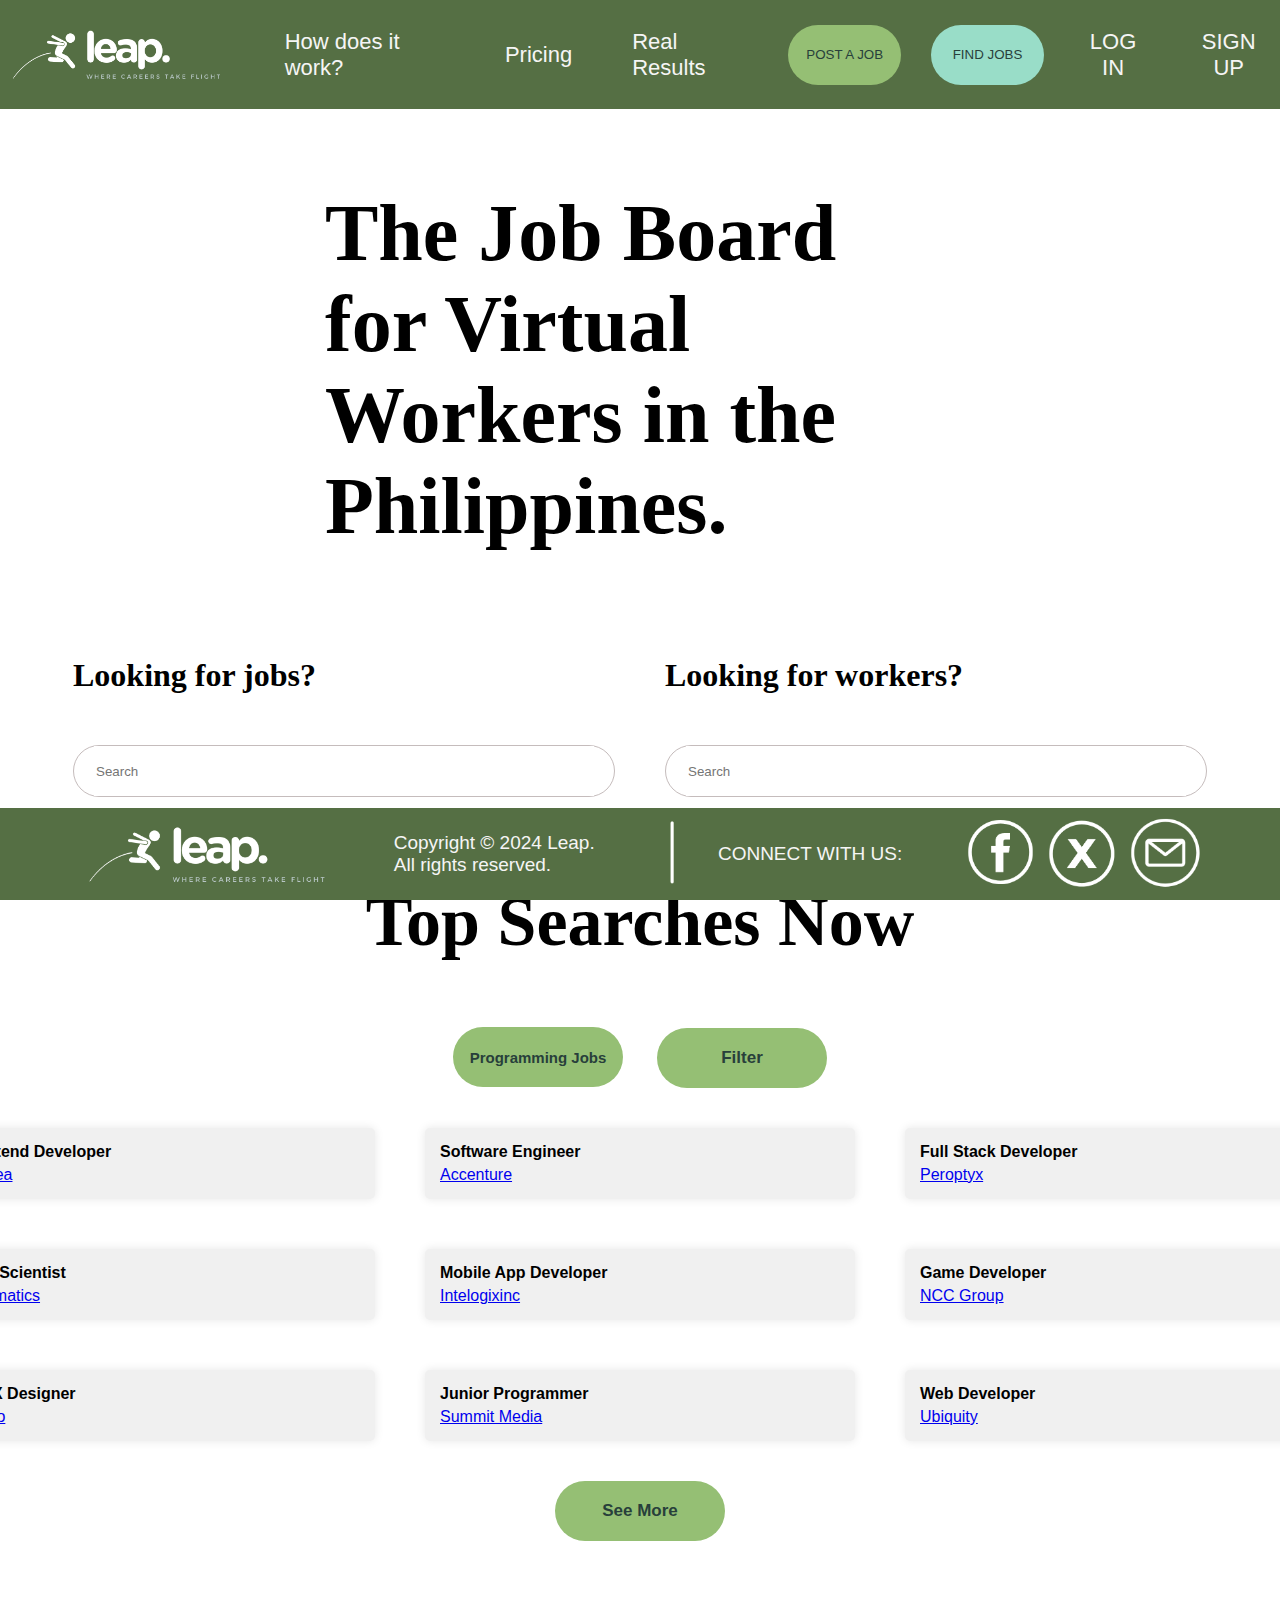
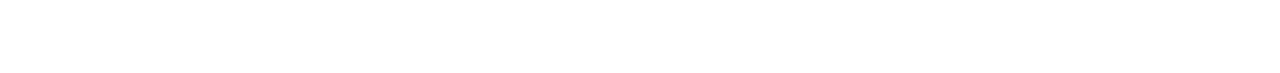
<file: index.html>
<!DOCTYPE html>
<html lang="en">
<head>
    <meta charset="UTF-8">
    <meta name="viewport" content="width=device-width, initial-scale=1.0">
    <title>LEAP</title>
    <link rel="stylesheet" href="styles.css">
</head>
<body>
    <div id="header">
        <a href="index.html">
          <img src="logo.png" alt="logo" class="logo"/>
        </a>
        <label class="nav_head">How does it work?</label>
        <label class="nav_head">Pricing</label>
        <label class="nav_head">Real Results</label>
        <button class="nav_btn1">POST A JOB</button>
        <button class="nav_btn2">FIND JOBS</button>
        <button class="nav_btn">LOG IN</button>
        <button class="nav_btn">SIGN UP</button>
    </div>

    <div class="title">
        <h1>The Job Board for Virtual
            Workers in the Philippines. </h1>
    </div>

    <div class="search-cont">
        <div class="searches">
            <h2>
                Looking for jobs? 
            </h2>
            <div class="searchbar">
                <input type="search" name="" id="" placeholder="Search">
            </div>
        </div>

        <div class="searches">
            <h2>
                Looking for workers?
            </h2>

        <div class="searchbar">
            <input type="search" name="" id="" placeholder="Search">
        </div> 
    </div>
  </div>

    <div class="top_search">
      <h2> Top Searches Now </h2>
    </div>
    
    <div id="job">
        <div class="button-con">
            <button class="job_btn1">Programming Jobs</button>
            <button class="job_btn2">Filter</button>
        </div>

        <div class="job-con">
            <div class="container">
                <div class="job-posting">
                    <div class="job-name">Frontend Developer</div>
                    <div class="company-name">
                        <a href="https://www.nordea.com/en">Nordea</a>
                    </div>
                </div>
                <div class="job-posting">
                    <div class="job-name">Software Engineer</div>
                    <div class="company-name">
                        <a href="https://www.accenture.com/ph-en">Accenture</a>
                    </div>
                </div>
                <div class="job-posting">
                    <div class="job-name">Full Stack Developer</div>
                    <div class="company-name">
                        <a href="https://www.peroptyx.com/">Peroptyx</a>
                    </div>
                </div>
                <div class="job-posting">
                    <div class="job-name">Data Scientist</div>
                    <div class="company-name">
                        <a href="https://www.datamatics.com/">Datamatics</a>
                    </div>
                </div>
                <div class="job-posting">
                    <div class="job-name">Mobile App Developer</div>
                    <div class="company-name">
                        <a href="https://intelogixinc.com/">Intelogixinc</a>
                    </div>
                </div>
                <div class="job-posting">
                    <div class="job-name">Game Developer</div>
                    <div class="company-name">
                        <a href="https://www.nccgroup.com/us/">NCC Group</a>
                    </div>
                </div>
                <div class="job-posting">
                    <div class="job-name">UI/UX Designer</div>
                    <div class="company-name">
                        <a href="https://www.eclaro.com/">Eclaro</a>
                    </div>
                </div>
                <div class="job-posting">
                    <div class="job-name">Junior Programmer</div>
                    <div class="company-name">
                        <a href="https://www.summitmedia.com.ph/">Summit Media</a>
                    </div>
                </div>
                <div class="job-posting">
                    <div class="job-name">Web Developer</div>
                    <div class="company-name">
                        <a href="https://www.ubiquity.com/">Ubiquity</a>
                    </div>
                </div>
            </div>
        </div>
        
        <a href="jobPosting.html">
          <button class="job_btn3">See More</button>
        </a>
    </div>
</div>

  <div id="footer">
    <img src="logo.png" alt="logo" class="logo2"/>
    <div class="nav_foot">
      Copyright © 2024 Leap. <br>
      All rights reserved.
    </div>
    <img src="tab.png" alt="straight line" class="tab"/>
    <label class="nav_foot">CONNECT WITH US:</label>
    <img src="facebook.png" alt="facebook logo" class="logo3"/>
    <img src="X.png" alt="X logo" class="logo4"/>
    <img src="email.png" alt="email logo" class="logo5"/>
  </div>

</body>
</html>
</file>
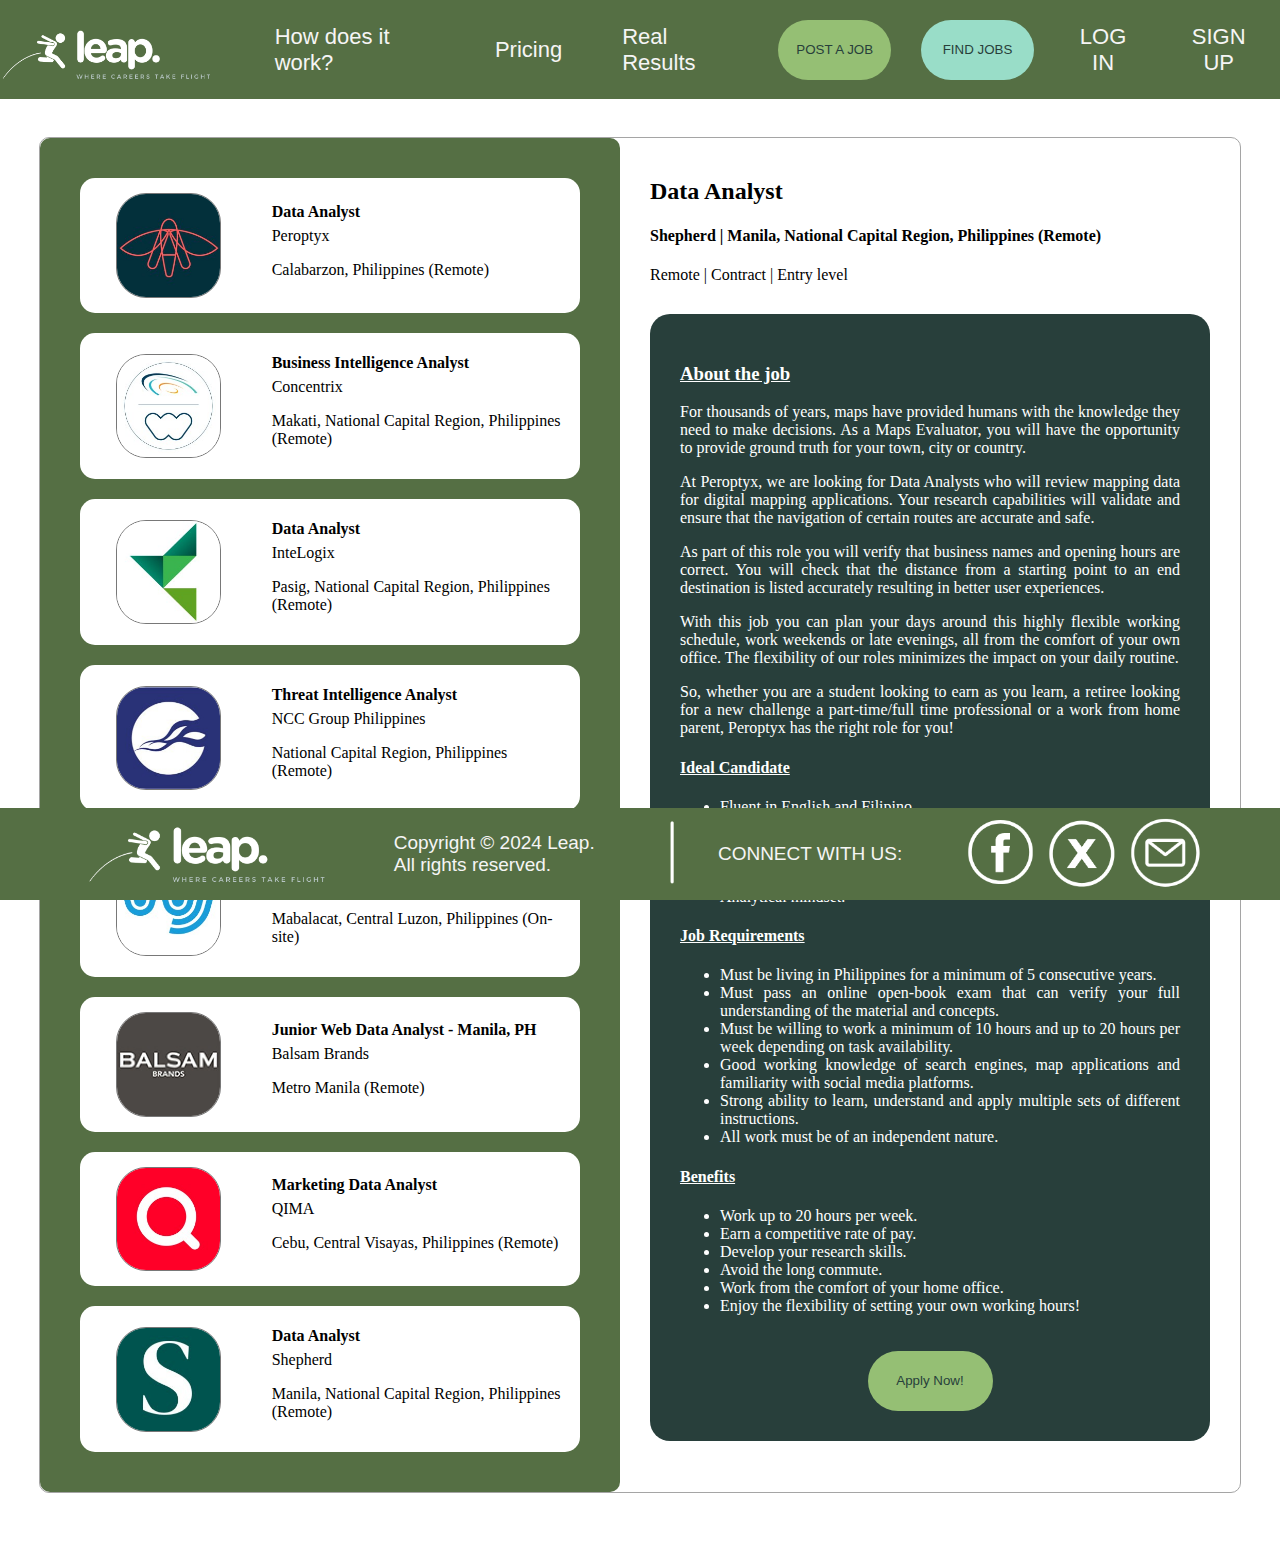
<file: jobPosting.html>
<!DOCTYPE html>
<html lang="en">
<head>
    <meta charset="UTF-8">
    <meta name="viewport" content="width=device-width, initial-scale=1.0">
    <title>LEAP - Job Postings</title>
    <link rel="stylesheet" href="JPstyles.css">
</head>
<body>

    <div id="header">
      <a href="index.html">
        <img src="logo.png" alt="logo" class="logo"/>
      </a>
        <label class="nav_head">How does it work?</label>
        <label class="nav_head">Pricing</label>
        <label class="nav_head">Real Results</label>
        <button class="nav_btn1">POST A JOB</button>
        <button class="nav_btn2">FIND JOBS</button>
        <button class="nav_btn">LOG IN</button>
        <button class="nav_btn">SIGN UP</button>
    </div>

    <div class="job-lists">
        <div class="lists">
            <div class="ind-list" id="list1">
                <div class="company">
                    <img src="comp1.png" alt="company logo" class="company-logo"/>
                </div>
                <div class="job-summary">
                    <h4 class="position-company">
                        Data Analyst
                    </h4>
                    <p class="position-company">
                        Peroptyx
                    </p>
                    <p class="location">
                        Calabarzon, Philippines (Remote)
                    </p>
                </div>
            </div>

            <div class="ind-list" id="list2">
                <div class="company">
                    <img src="comp2.png" alt="company logo" class="company-logo"/>
                </div>
                <div class="job-summary">
                    <h4 class="position-company">
                        Business Intelligence Analyst
                    </h4>
                    <p class="position-company">
                        Concentrix
                    </p>
                    <p>
                        Makati, National Capital Region, Philippines (Remote)
                    </p>
                </div>

            </div>
            <div class="ind-list" id="list3">
                <div class="company">
                    <img src="comp3.png" alt="company logo" class="company-logo"/>
                </div>
                <div class="job-summary">
                    <h4 class="position-company">
                        Data Analyst
                    </h4>
                    <p class="position-company">
                        InteLogix
                    </p>
                    <p>
                        Pasig, National Capital Region, Philippines (Remote)
                    </p>
                </div>

            </div>
            <div class="ind-list" id="list4">
                <div class="company">
                    <img src="comp4.png" alt="company logo" class="company-logo"/>
                </div>
                <div class="job-summary">
                    <h4 class="position-company">
                        Threat Intelligence Analyst
                    </h4>
                    <p class="position-company">
                        NCC Group Philippines
                    </p>
                    <p>
                        National Capital Region, Philippines (Remote)
                    </p>
                </div>

            </div>
            <div class="ind-list" id="list5">
                <div class="company">
                    <img src="comp5.png" alt="company logo" class="company-logo"/>
                </div>
                <div class="job-summary">
                    <h4 class="position-company">
                        Excel Data Analyst
                    </h4>
                    <p class="position-company">
                        WJ Groundwater Philippines Corp.
                    </p>
                    <p>
                        Mabalacat, Central Luzon, Philippines (On-site)
                    </p>
                </div>

            </div>
            <div class="ind-list" id="list6">
                <div class="company">
                    <img src="comp6.png" alt="company logo" class="company-logo"/>
                </div>
                <div class="job-summary">
                    <h4 class="position-company">
                        Junior Web Data Analyst - Manila, PH
                    </h4>
                    <p class="position-company">
                        Balsam Brands
                    </p>
                    <p>
                        Metro Manila (Remote)
                    </p>
                </div>

            </div>
            <div class="ind-list" id="list7">
                <div class="company">
                    <img src="comp7.png" alt="company logo" class="company-logo"/>
                </div>
                <div class="job-summary">
                    <h4 class="position-company">
                        Marketing Data Analyst
                    </h4>
                    <p class="position-company">
                        QIMA
                    </p>
                    <p>
                        Cebu, Central Visayas, Philippines (Remote)
                    </p>
                </div>

            </div>
            <div class="ind-list" id="list8">
                <div class="company">
                    <img src="comp8.png" alt="company logo" class="company-logo"/>
                </div>
                <div class="job-summary">
                    <h4 class="position-company">
                        Data Analyst
                    </h4>
                    <p class="position-company">
                        Shepherd
                    </p>
                    <p>
                        Manila, National Capital Region, Philippines (Remote)
                    </p>
                </div>
            </div>
        </div>

        <div class="description">
            <div class="job-header">
                <h2>
                    Data Analyst
                </h2>
                <h4>
                    Shepherd | Manila, National Capital Region, Philippines (Remote)
                </h4>
                <p>
                    Remote | Contract | Entry level
                </p>
            </div>

            <div class="job-details">
                <h3>
                    About the job
                </h3>

                <p>
                    For thousands of years, maps have provided humans with the knowledge they need to make decisions. As a Maps Evaluator, you will have the opportunity to provide ground truth for your town, city or country.
                </p>
                <p>
                    At Peroptyx, we are looking for Data Analysts who will review mapping data for digital mapping applications. Your research capabilities will validate and ensure that the navigation of certain routes are accurate and safe.
                </p>
                <p>
                    As part of this role you will verify that business names and opening hours are correct. You will check that the distance from a starting point to an end destination is listed accurately resulting in better user experiences.
                </p>
                <p>
                    With this job you can plan your days around this highly flexible working schedule, work weekends or late evenings, all from the comfort of your own office. The flexibility of our roles minimizes the impact on your daily routine.
                </p>
                <p>
                    So, whether you are a student looking to earn as you learn, a retiree looking for a new challenge a part-time/full time professional or a work from home parent, Peroptyx has the right role for you!
                </p>

                <h4>
                    Ideal Candidate
                </h4>

                <ul>
                    <li>Fluent in English and Filipino.</li>
                    <li>Excellent research skills.</li>
                    <li>Excellent local knowledge of your home country.</li>
                    <li>Good understanding and general knowledge of the geography and culture of the Philippines.</li>
                    <li>Analytical mindset.</li>
                </ul>

                <h4>
                    Job Requirements
                </h4>

                <ul>
                    <li>Must be living in Philippines for a minimum of 5 consecutive years.</li>
                    <li>Must pass an online open-book exam that can verify your full understanding of the material and concepts.</li>
                    <li>Must be willing to work a minimum of 10 hours and up to 20 hours per week depending on task availability.</li>
                    <li>Good working knowledge of search engines, map applications and familiarity with social media platforms.</li>
                    <li>Strong ability to learn, understand and apply multiple sets of different instructions.</li>
                    <li>All work must be of an independent nature.</li>
                </ul>

                <h4>
                    Benefits
                </h4>

                <ul>
                    <li>Work up to 20 hours per week.</li>
                    <li>Earn a competitive rate of pay.</li>
                    <li>Develop your research skills.</li>
                    <li>Avoid the long commute.</li>
                    <li>Work from the comfort of your home office.</li>
                    <li>Enjoy the flexibility of setting your own working hours!</li>
                </ul>

                <div class="button-cont">
                    <button class="apply-btn">Apply Now!</button>
                </div>
                
            </div>
        </div>
    </div>
    <div id="footer">
      <img src="logo.png" alt="logo" class="logo2"/>
      <div class="nav_foot">
        Copyright © 2024 Leap. <br>
        All rights reserved.
      </div>
      <img src="tab.png" alt="straight line" class="tab"/>
      <label class="nav_foot">CONNECT WITH US:</label>
      <img src="facebook.png" alt="facebook logo" class="logo3"/>
      <img src="X.png" alt="X logo" class="logo4"/>
      <img src="email.png" alt="email logo" class="logo5"/>
    </div>
</body>
</html>
</file>
<file: styles.css>
body {
    margin: 0;
    margin-bottom: 8%;
    box-sizing: border-box;
    margin-bottom: 8%;
}

/*TITLE*/
    .title {
        display: flex;
        justify-content: center;
        padding: 10px;
    }

    .title > h1 {
        padding: 15px;
        font-size: 80px;
        width: 50%;
    }

/*SEARCH*/
    .searches {
        display: flex;
        gap: 10px;
        flex-direction: column;
        justify-content: center;
    }

    .search-cont {
        display: flex;
        justify-content: center;
        /* flex-direction: column; */
        gap: 50px;
    }

    h2 {
        font-size: 32px;
        padding-bottom: 15px;
    }

    .searchbar {
        height: 50px;
        width: 500px;
        border: 1px solid #c5bcbc;
        border-radius: 50px;
        display: flex;
        justify-content: end;
        padding: 0px 20px;
        margin-bottom: 75px;
    }

    .search-txt {
        padding: 10px;
        border-radius: 20px;

    }

    input {
        width: 100%;
        border: 0px;
        outline: none;
    }



/*HEADER*/
    #header{
        background-color: #556f44;
        width: 100%;
        height: 10%;
        display: flex;
        padding: 10px;
        justify-content: center;
        align-items: center;
    }

        .nav_head{
            color: whitesmoke;
            font-family: "open sans", sans-serif;
            font-size: 22px;
            margin-inline: 30px;
        }
        
        .nav_btn{
            background-color: transparent;
            margin-inline:15px;
            color: whitesmoke;
            font-family: "open sans", sans-serif;
            border: 0;
            font-size: 22px;
        }
        
        .nav_btn1{
            background-color: #95BF74;
            border-radius: 50px;
            margin-inline: 15px;
            color: #283f3b;
            font-family: "open sans", sans-serif;
            width: 125px;
            height: 60px;
            border: 0px;
        }
        
        .nav_btn1:hover{
            color: #283f3b;
            font-family: "open sans", sans-serif;
            background-color: #99DDC8;
        }
        
        .nav_btn2{
            background-color: #99DDC8;
            border-radius: 50px;
            margin-inline: 15px;
            color: #283f3b;
            font-family: "open sans", sans-serif;
            width: 125px;
            height: 60px;
            border: 0px;
        }
        
        .nav_btn2:hover{
            color: #283f3b;
            font-family: "open sans", sans-serif;
            background-color: #95BF74;
        }
        
        .logo{
            width: auto;
            height: 75px;
            padding-bottom: 10px;
        }
    
    /*FOOTER*/
        #footer{
        background-color: #556f44;
        width: 100%;
        height: 8%;
        display: flex;
        padding: 10px;
        justify-content: center;
        align-items: center;
        vertical-align: bottom;
        position: fixed;
        bottom: 0;
        left: 0;
        }

            .nav_foot{
            color: whitesmoke;
            font-family: "open sans", sans-serif;
            font-size: 19px;
            margin-inline: 30px;
            padding-right: 30px;
            }
            
            .logo2{
                width: auto;
                height: 85px;
                padding-bottom: 15px;
            }

            .logo3{
                width: auto;
                height: 80px;
            }

            .logo4{
                width: auto;
                height: 78px;
            }

            .logo5{
                width: auto;
                height: 81px;
            }

            .tab{
                width: auto;
                height: 75px;
            }

    /*TOP SEARCHES*/
    .top_search {
        display: flex;
        justify-content: center;
        padding: 5px;
    }

    .top_search > h2 {
        font-size: 70px;
        width: 50%;
        text-align: center;
        margin: 5px;
    }

/*JOBS*/
    #job{
        display: flex;
        flex-direction: column;
        margin: 10px;
        justify-content: center;
        align-items: center;
        padding: 30px;
        }

            .job_btn1{
            background-color: #95BF74;
            border-radius: 50px;
            margin-inline: 15px;
            color: #283f3b;
            font-family: "open sans", sans-serif;
            font-weight: bold;
            font-size: 15px;
            width: 170px;
            height: 60px;
            border: 0px;
            text-align: center;
        }
            .job_btn1:hover{
            color: #283f3b;
            font-family: "open sans", sans-serif;
            background-color: #99DDC8;
            }

            .job_btn2{
            background-color: #95BF74;
            border-radius: 50px;
            margin-inline: 15px;
            color: #283f3b;
            font-family: "open sans", sans-serif;
            font-weight: bold;
            font-size: 17px;
            width: 170px;
            height: 60px;
            border: 0px;
            text-align: center;
        }

            .job_btn2:hover{
            color: #283f3b;
            font-family: "open sans", sans-serif;
            background-color: #99DDC8;
            }

            .job_btn3{
                background-color: #95BF74;
                border-radius: 50px;
                margin-inline: 15px;
                color: #283f3b;
                font-family: "open sans", sans-serif;
                font-weight: bold;
                font-size: 17px;
                width: 170px;
                height: 60px;
                border: 0px;
                text-align: center;
            }
    
                .job_btn3:hover{
                color: #283f3b;
                font-family: "open sans", sans-serif;
                background-color: #99DDC8;
                }

            .container {
                display: grid;
                grid-template-columns: repeat(3, 1fr);
                gap: 50px;
                padding: 40px;
            }
        
            .job-posting {
                background-color: #f0f0f0;
                font-family: "open sans", sans-serif;
                padding: 15px;
                border-radius: 5px;
                box-shadow: 0 0 10px rgba(0, 0, 0, 0.1);
                width: 400px;

            }
        
            .job-name {
                font-weight: bold;
                margin-bottom: 5px;
            }
        
            .company-name {
                color: #666;
            }
</file>
<file: JPstyles.css>
body {
    display:flex;
    flex-direction: column;
    margin: 0;
    box-sizing: border-box;
    justify-content: center;
    align-items: center;
    margin-bottom: 2%;
}

/*HEADER*/
    #header{
        background-color: #556f44;
        width: 100%;
        height: 10%;
        display: flex;
        padding: 10px;
        justify-content: center;
        align-items: center;
    }

        .nav_head{
            color: whitesmoke;
            font-family: "open sans", sans-serif;
            font-size: 22px;
            margin-inline: 30px;
        }
        
        .nav_btn{
            background-color: transparent;
            margin-inline:15px;
            color: whitesmoke;
            font-family: "open sans", sans-serif;
            border: 0;
            font-size: 22px;
        }
        
        .nav_btn1{
            background-color: #95BF74;
            border-radius: 50px;
            margin-inline: 15px;
            color: #283f3b;
            font-family: "open sans", sans-serif;
            width: 125px;
            height: 60px;
            border: 0px;
        }
        
        .nav_btn1:hover{
            color: #283f3b;
            font-family: "open sans", sans-serif;
            background-color: #99DDC8;
        }
        
        .nav_btn2{
            background-color: #99DDC8;
            border-radius: 50px;
            margin-inline: 15px;
            color: #283f3b;
            font-family: "open sans", sans-serif;
            width: 125px;
            height: 60px;
            border: 0px;
        }
        
        .nav_btn2:hover{
            color: #283f3b;
            font-family: "open sans", sans-serif;
            background-color: #95BF74;
        }
        
        .logo{
            width: auto;
            height: 75px;
        }

/*Job Listings*/
    .job-lists {
        display: flex; 
        border: 1.5px solid rgb(165, 165, 165);
        width: 1200px;
        height: auto;
        margin: 3% 10% 3% 10%;
        border-radius: 10px;
    }

        .lists {
            flex: 1; 
            display: flex;
            padding: 30px 0px;
            flex-direction: column; 
            background-color: #556f44;
            border-radius: 10px;
        }

            .ind-list {
                margin: 10px 40px;
                display: flex;
                align-items: center;
                justify-content: center; 
                border-radius: 15px;
                background-color: white;
            }

                .company {
                    flex:1;
                    padding: 15px;
                    display: flex;
                    align-items: center;
                    justify-content: center; 

                }
                .company-logo {
                    border: 1px solid rgb(120, 120, 120);
                    border-radius: 30px;
                    max-width: 70%;
                }

                    .job-summary {
                        flex:2;
                        padding: 15px;
                    }

                    .position-company {
                        margin: 6px 0px;
                    }

        .description {
            flex: 1;
            padding: 20px;
            display: block;
            flex-direction: column;
        }

            .job-header {
                flex: 1;
                margin: 10px;
                margin-bottom: 30px;
            }

            .job-details {
                flex: 4;
                margin: 10px;
                padding: 30px;
                text-align: justify;
                background-color: #283f3b;
                color: white;
                border-radius: 20px;
            }

            .job-details > h3,.job-details > h4 {
                text-decoration: underline;
            }

                .button-cont {
                    display:flex;
                    justify-content: center;

                }
                .apply-btn{
                    background-color: #95BF74;
                    border-radius: 50px;
                    margin-inline: 15px;
                    color: #283f3b;
                    font-family: "open sans", sans-serif;
                    width: 125px;
                    height: 60px;
                    border: 0px;
                    margin-top: 20px;
                }
                
                .apply-btn:hover{
                    color: #283f3b;
                    font-family: "open sans", sans-serif;
                    background-color: #99DDC8;
                }



                #footer{
                  background-color: #556f44;
                  width: 100%;
                  height: 8%;
                  display: flex;
                  padding: 10px;
                  justify-content: center;
                  align-items: center;
                  vertical-align: bottom;
                  position: fixed;
                  bottom: 0;
                  left: 0;
                  }
          
                      .nav_foot{
                      color: whitesmoke;
                      font-family: "open sans", sans-serif;
                      font-size: 19px;
                      margin-inline: 30px;
                      padding-right: 30px;
                      }
                      
                      .logo2{
                          width: auto;
                          height: 85px;
                          padding-bottom: 15px;
                      }
          
                      .logo3{
                          width: auto;
                          height: 80px;
                      }
          
                      .logo4{
                          width: auto;
                          height: 78px;
                      }
          
                      .logo5{
                          width: auto;
                          height: 81px;
                      }
          
                      .tab{
                          width: auto;
                          height: 75px;
                      }
</file>
